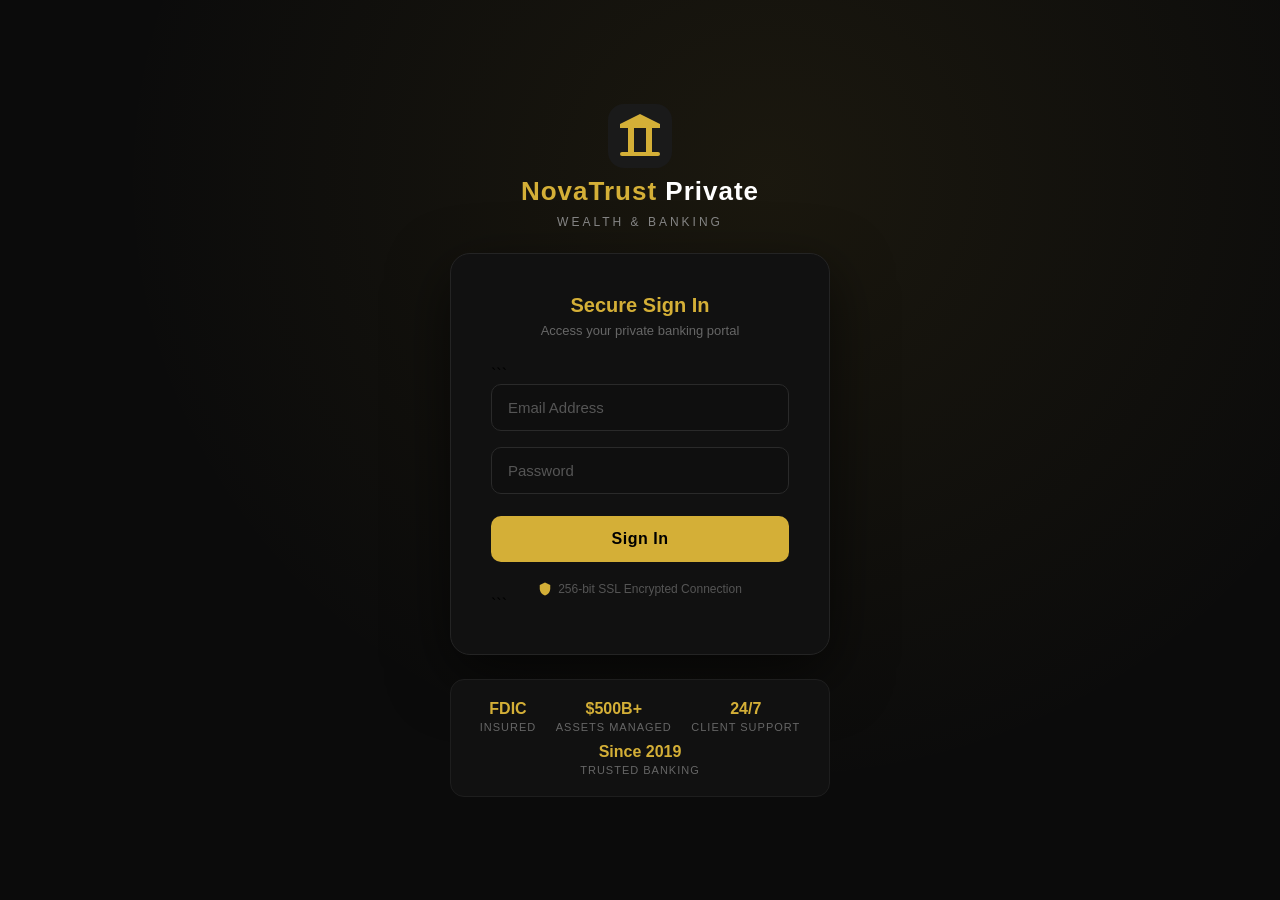
<file: index.html>
<!DOCTYPE html>
<html lang="en">
<head>
<meta charset="UTF-8">
<meta name="viewport" content="width=device-width, initial-scale=1.0">
<title>NovaTrust Digital Bank</title>
<style>
*{margin:0;padding:0;box-sizing:border-box;font-family:"Segoe UI",Arial,sans-serif;}

body{
height:100vh;
display:flex;
justify-content:center;
align-items:center;
background:#0b0b0b;
background-image:radial-gradient(ellipse at 60% 20%, rgba(212,175,55,0.08) 0%, transparent 60%);
}

.login-wrapper{
display:flex;
flex-direction:column;
align-items:center;
gap:24px;
width:100%;
max-width:420px;
padding:20px;
}

/* LOGO */
.logo-area{
display:flex;
flex-direction:column;
align-items:center;
gap:8px;
}

.logo-icon{
width:64px;
height:64px;
}

.logo-name{
font-size:26px;
font-weight:700;
color:#d4af37;
letter-spacing:1px;
}

.logo-name span{color:#ffffff;}

.logo-tagline{
font-size:12px;
color:#888;
letter-spacing:3px;
text-transform:uppercase;
}

/* LOGIN BOX */
.login-box{
background:#111111;
padding:40px;
width:100%;
border-radius:20px;
border:1px solid #242424;
box-shadow:0 20px 60px rgba(0,0,0,0.6);
}

.login-box h2{
text-align:center;
color:#d4af37;
margin-bottom:6px;
font-size:20px;
font-weight:600;
}

.login-box p{
text-align:center;
margin-bottom:28px;
color:#666;
font-size:13px;
}

.input-group{
position:relative;
margin-bottom:16px;
}

.input-group input{
width:100%;
padding:14px 16px;
background:#0f0f0f;
border:1px solid #2a2a2a;
border-radius:10px;
color:#fff;
font-size:15px;
transition:border-color 0.3s;
}

.input-group input:focus{
outline:none;
border-color:#d4af37;
}

.input-group input::placeholder{color:#555;}

button.sign-in{
width:100%;
padding:14px;
background:#d4af37;
color:#000;
border:none;
border-radius:10px;
cursor:pointer;
font-size:16px;
font-weight:700;
letter-spacing:0.5px;
transition:opacity 0.3s;
margin-top:6px;
}

button.sign-in:hover{opacity:0.88;}

.secure-note{
display:flex;
align-items:center;
justify-content:center;
gap:6px;
margin-top:20px;
font-size:12px;
color:#555;
}

.secure-note svg{width:14px;height:14px;fill:#d4af37;}

/* BANK INFO STRIP */
.bank-info{
width:100%;
background:#111;
border:1px solid #1e1e1e;
border-radius:14px;
padding:20px 24px;
display:flex;
justify-content:space-around;
gap:10px;
flex-wrap:wrap;
}

.info-item{
text-align:center;
}

.info-item .value{
font-size:16px;
font-weight:700;
color:#d4af37;
}

.info-item .label{
font-size:11px;
color:#666;
margin-top:3px;
text-transform:uppercase;
letter-spacing:1px;
}
</style>

</head>
<body>

<div class="login-wrapper">

  <!-- LOGO -->

  <div class="logo-area">
    <svg class="logo-icon" viewBox="0 0 64 64" fill="none" xmlns="http://www.w3.org/2000/svg">
      <rect width="64" height="64" rx="16" fill="#1a1a1a"/>
      <path d="M32 10 L52 20 L52 24 L44 24 L44 48 L38 48 L38 24 L26 24 L26 48 L20 48 L20 24 L12 24 L12 20 Z" fill="#d4af37"/>
      <rect x="12" y="48" width="40" height="4" rx="2" fill="#d4af37"/>
    </svg>
    <div class="logo-name">NovaTrust <span>Private</span></div>
    <div class="logo-tagline">Wealth &amp; Banking</div>
  </div>

  <!-- LOGIN FORM -->

  <div class="login-box">
    <h2>Secure Sign In</h2>
    <p>Access your private banking portal</p>

```
<div class="input-group">
  <input type="email" id="email" placeholder="Email Address" autocomplete="email">
</div>

<div class="input-group">
  <input type="password" id="password" placeholder="Password" autocomplete="current-password">
</div>

<button class="sign-in" onclick="login()">Sign In</button>

<div class="secure-note">
  <svg viewBox="0 0 24 24"><path d="M12 1L3 5v6c0 5.55 3.84 10.74 9 12 5.16-1.26 9-6.45 9-12V5l-9-4z"/></svg>
  256-bit SSL Encrypted Connection
</div>
```

  </div>

  <!-- BANK INFO STRIP -->

  <div class="bank-info">
    <div class="info-item">
      <div class="value">FDIC</div>
      <div class="label">Insured</div>
    </div>
    <div class="info-item">
      <div class="value">$500B+</div>
      <div class="label">Assets Managed</div>
    </div>
    <div class="info-item">
      <div class="value">24/7</div>
      <div class="label">Client Support</div>
    </div>
    <div class="info-item">
      <div class="value">Since 2019</div>
      <div class="label">Trusted Banking</div>
    </div>
  </div>

</div>

<script>
function login(){
  const email = document.getElementById("email").value;
  const password = document.getElementById("password").value;
  if(email === "morganvanessa25@yahoo.com" && password === "Spiderweb3D"){
    localStorage.setItem("novatrust_user","Vanessa Morgan");
    window.location.href = "dashboard.html";
  } else {
    alert("Invalid credentials. Please try again.");
  }
}

document.addEventListener("keydown", function(e){
  if(e.key === "Enter") login();
});
</script>

</body>
</html>
</file>
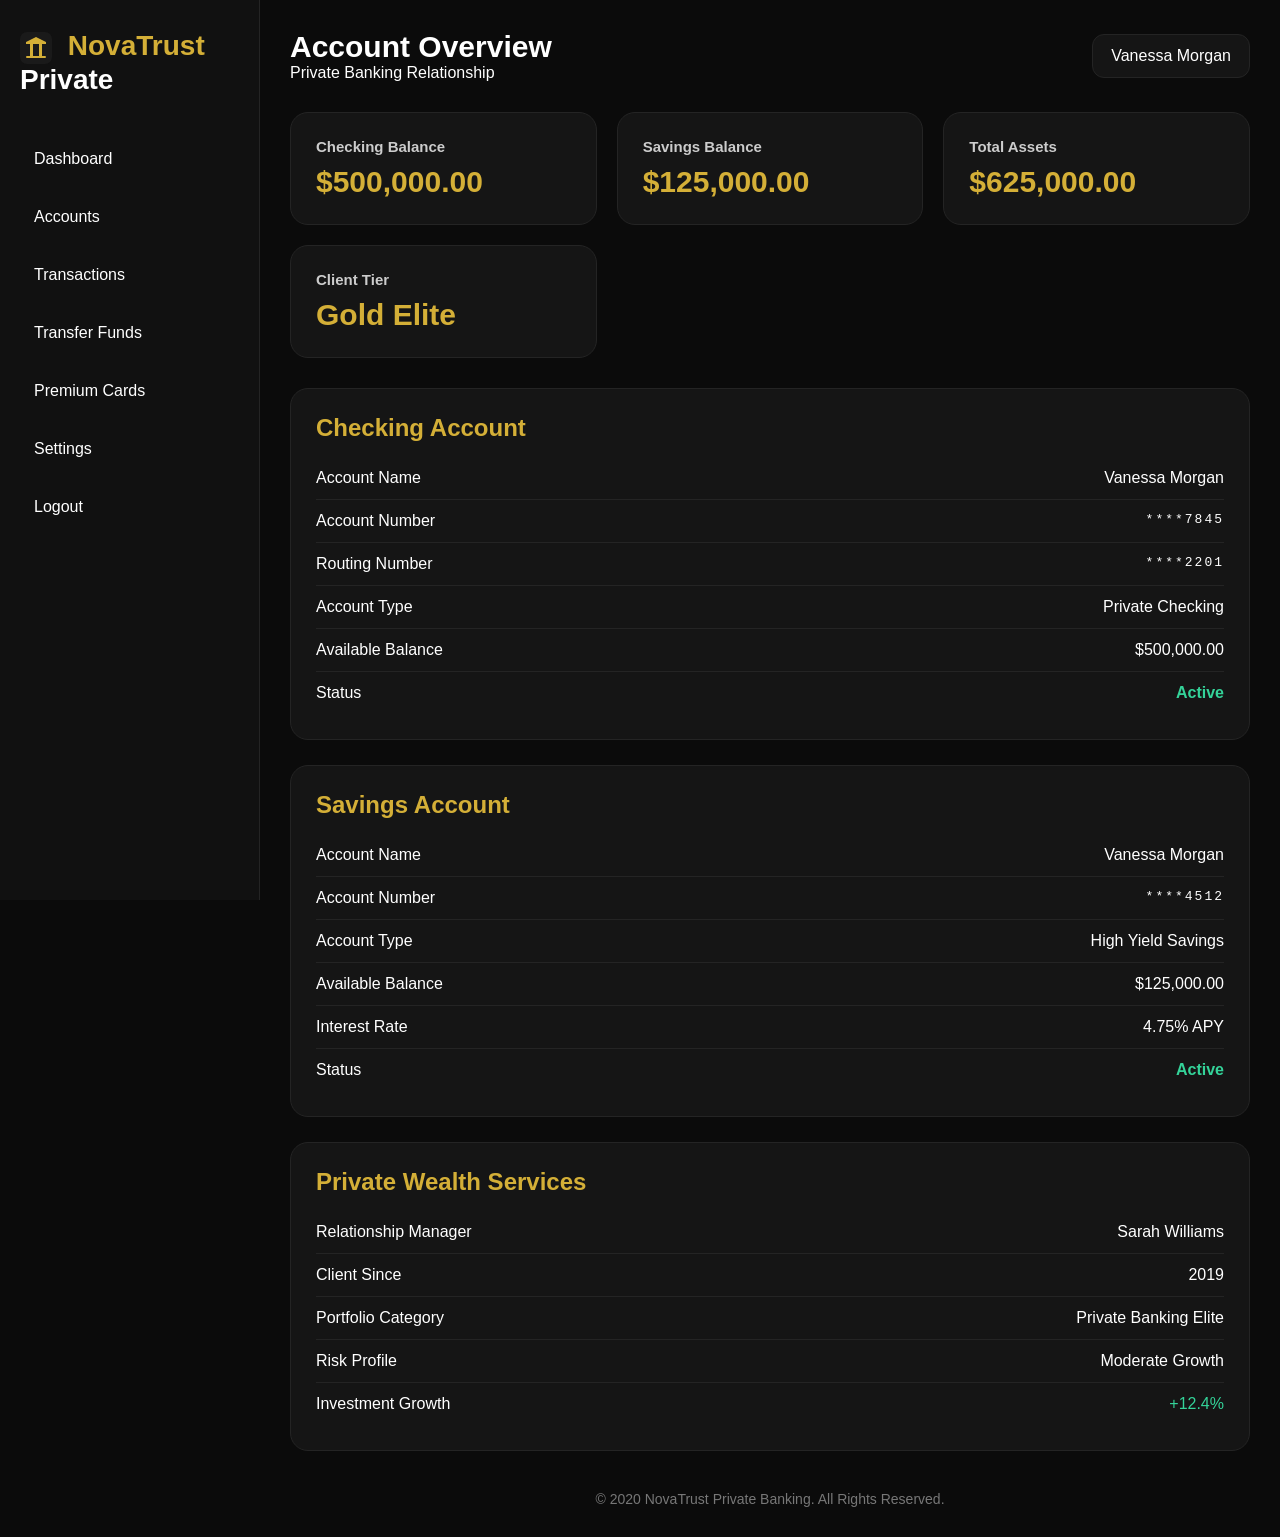
<file: accounts.html>
<!DOCTYPE html>
<html lang="en">
<head>
<meta charset="UTF-8">
<meta name="viewport" content="width=device-width, initial-scale=1.0">
<title>NovaTrust Private Banking - Accounts</title>
<link rel="stylesheet" href="css/style.css">
<style>
.account-box{
  background:#151515;
  padding:25px;
  border-radius:18px;
  border:1px solid #242424;
  margin-bottom:25px;
}
.account-box h2{color:#d4af37;margin-bottom:15px;}
.account-detail{
  display:flex;
  justify-content:space-between;
  padding:12px 0;
  border-bottom:1px solid #242424;
}
.account-detail:last-child{border-bottom:none;}
.status-active{color:#34d399;font-weight:bold;}
.account-number{font-family:monospace;letter-spacing:2px;}
</style>
</head>
<body>

<div class="sidebar">
  <div class="logo">
    <svg width="32" height="32" viewBox="0 0 64 64" fill="none" xmlns="http://www.w3.org/2000/svg" style="vertical-align:middle;margin-right:8px;">
      <rect width="64" height="64" rx="14" fill="#1a1a1a"/>
      <path d="M32 10 L52 20 L52 24 L44 24 L44 48 L38 48 L38 24 L26 24 L26 48 L20 48 L20 24 L12 24 L12 20 Z" fill="#d4af37"/>
      <rect x="12" y="48" width="40" height="4" rx="2" fill="#d4af37"/>
    </svg>
    NovaTrust <span>Private</span>
  </div>
  <ul>
    <li><a href="dashboard.html">Dashboard</a></li>
    <li><a href="accounts.html">Accounts</a></li>
    <li><a href="transactions.html">Transactions</a></li>
    <li><a href="transfer.html">Transfer Funds</a></li>
    <li><a href="cards.html">Premium Cards</a></li>
    <li><a href="settings.html">Settings</a></li>
    <li><a href="index.html">Logout</a></li>
  </ul>
</div>

<div class="main">

  <div class="header">
    <div>
      <h1>Account Overview</h1>
      <p>Private Banking Relationship</p>
    </div>
    <div class="user-box">Vanessa Morgan</div>
  </div>

  <div class="cards">
    <div class="card"><h3>Checking Balance</h3><h2>$500,000.00</h2></div>
    <div class="card"><h3>Savings Balance</h3><h2>$125,000.00</h2></div>
    <div class="card"><h3>Total Assets</h3><h2>$625,000.00</h2></div>
    <div class="card"><h3>Client Tier</h3><h2>Gold Elite</h2></div>
  </div>

  <div class="account-box">
    <h2>Checking Account</h2>
    <div class="account-detail"><span>Account Name</span><span>Vanessa Morgan</span></div>
    <div class="account-detail"><span>Account Number</span><span class="account-number">****7845</span></div>
    <div class="account-detail"><span>Routing Number</span><span class="account-number">****2201</span></div>
    <div class="account-detail"><span>Account Type</span><span>Private Checking</span></div>
    <div class="account-detail"><span>Available Balance</span><span>$500,000.00</span></div>
    <div class="account-detail"><span>Status</span><span class="status-active">Active</span></div>
  </div>

  <div class="account-box">
    <h2>Savings Account</h2>
    <div class="account-detail"><span>Account Name</span><span>Vanessa Morgan</span></div>
    <div class="account-detail"><span>Account Number</span><span class="account-number">****4512</span></div>
    <div class="account-detail"><span>Account Type</span><span>High Yield Savings</span></div>
    <div class="account-detail"><span>Available Balance</span><span>$125,000.00</span></div>
    <div class="account-detail"><span>Interest Rate</span><span>4.75% APY</span></div>
    <div class="account-detail"><span>Status</span><span class="status-active">Active</span></div>
  </div>

  <div class="account-box">
    <h2>Private Wealth Services</h2>
    <div class="account-detail"><span>Relationship Manager</span><span>Sarah Williams</span></div>
    <div class="account-detail"><span>Client Since</span><span>2019</span></div>
    <div class="account-detail"><span>Portfolio Category</span><span>Private Banking Elite</span></div>
    <div class="account-detail"><span>Risk Profile</span><span>Moderate Growth</span></div>
    <div class="account-detail"><span>Investment Growth</span><span style="color:#34d399;">+12.4%</span></div>
  </div>

  <div class="footer">© 2020 NovaTrust Private Banking. All Rights Reserved.</div>

</div>

<script src="js/app.js"></script>
</body>
</html>
</file>
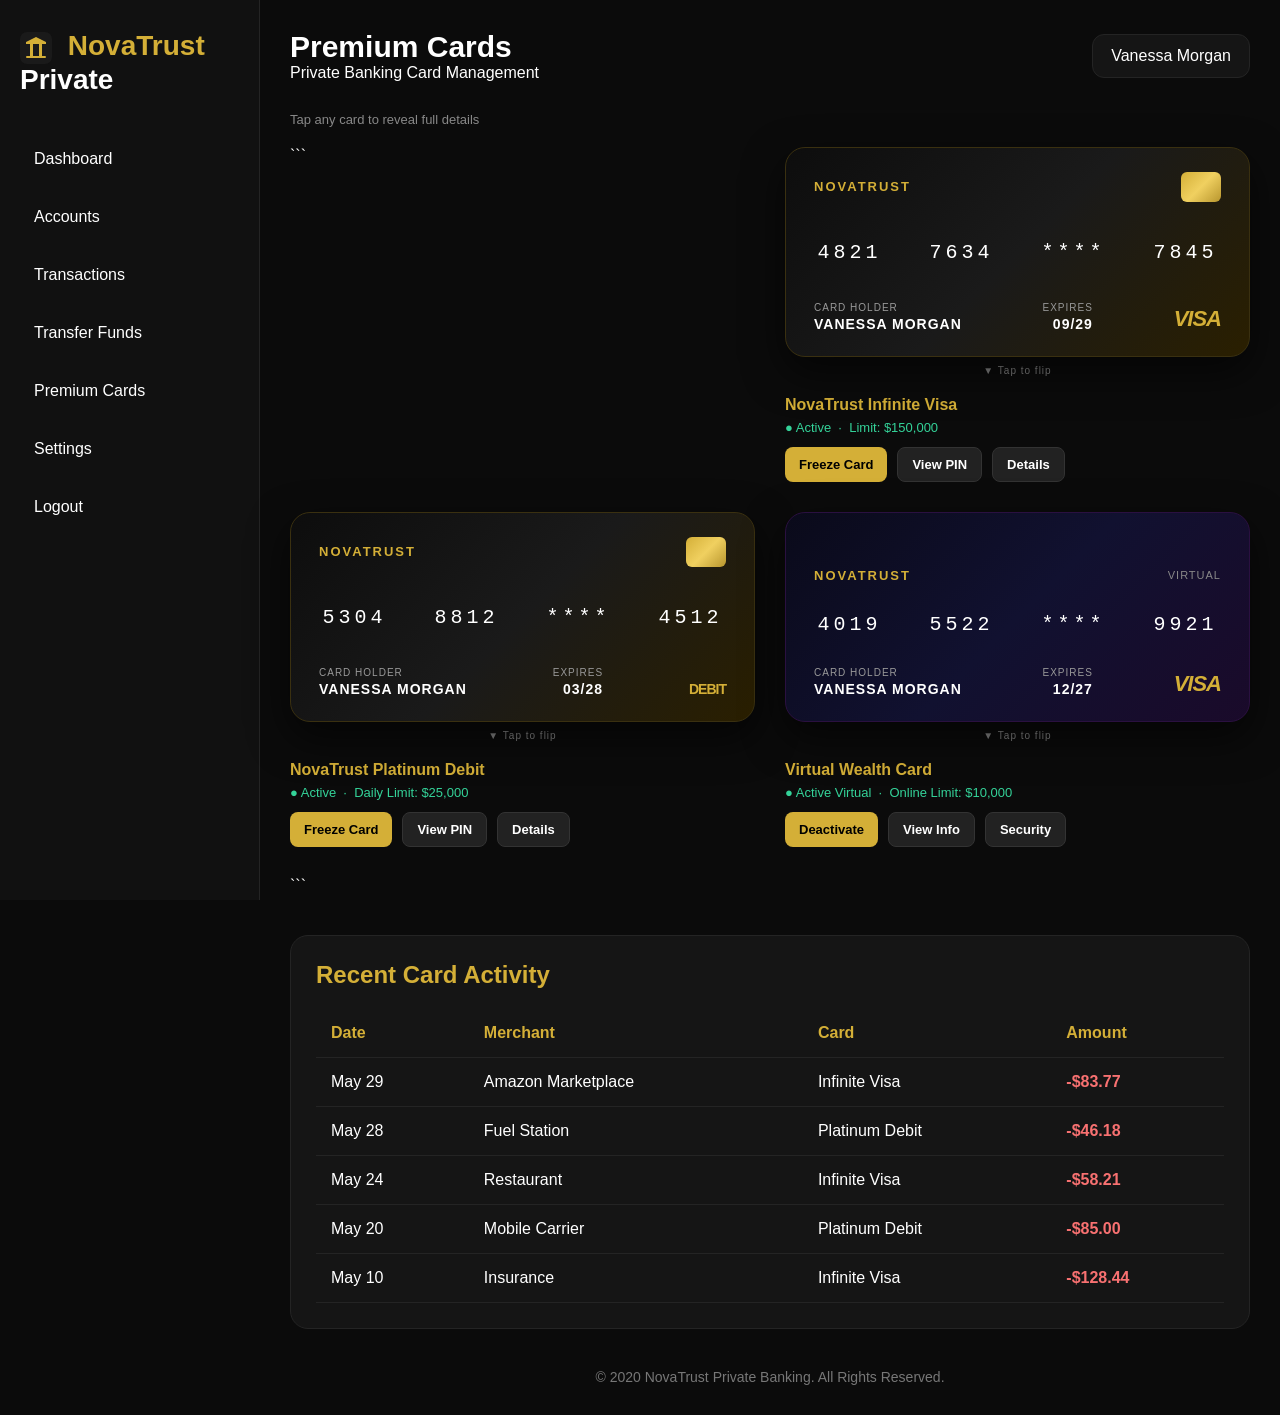
<file: cards.html>
<!DOCTYPE html>
<html lang="en">
<head>
<meta charset="UTF-8">
<meta name="viewport" content="width=device-width, initial-scale=1.0">
<title>NovaTrust Private Banking - Cards</title>
<link rel="stylesheet" href="css/style.css">
<style>

/* CARD FLIP CONTAINER */
.cards-grid{
display:grid;
grid-template-columns:repeat(auto-fit,minmax(340px,1fr));
gap:30px;
margin-top:20px;
margin-bottom:40px;
}

.card-flip-wrapper{
perspective:1000px;
cursor:pointer;
height:210px;
}

.card-flip-inner{
position:relative;
width:100%;
height:100%;
transform-style:preserve-3d;
transition:transform 0.6s ease;
}

.card-flip-wrapper.flipped .card-flip-inner{
transform:rotateY(180deg);
}

/* FRONT & BACK SHARED */
.card-front,
.card-back{
position:absolute;
width:100%;
height:100%;
border-radius:20px;
backface-visibility:hidden;
-webkit-backface-visibility:hidden;
padding:24px 28px;
box-shadow:0 15px 40px rgba(0,0,0,0.6);
overflow:hidden;
}

/* FRONT */
.card-front{
background:linear-gradient(135deg,#0d0d0d 0%,#1a1a1a 50%,#2a1f00 100%);
border:1px solid #3a3010;
display:flex;
flex-direction:column;
justify-content:space-between;
}

.card-front::before{
content:””;
position:absolute;
top:-40px;right:-40px;
width:160px;height:160px;
background:rgba(212,175,55,0.12);
border-radius:50%;
}

.card-front::after{
content:””;
position:absolute;
bottom:-60px;left:-20px;
width:200px;height:200px;
background:rgba(212,175,55,0.05);
border-radius:50%;
}

.card-top-row{
display:flex;
justify-content:space-between;
align-items:center;
z-index:1;
position:relative;
}

.card-bank-name{
font-size:13px;
font-weight:700;
color:#d4af37;
letter-spacing:2px;
text-transform:uppercase;
}

.chip{
width:40px;height:30px;
background:linear-gradient(135deg,#d4af37,#f0d060,#b8962e);
border-radius:6px;
display:flex;
align-items:center;
justify-content:center;
z-index:1;
position:relative;
}

.chip::before{
content:””;
width:26px;height:20px;
border:1.5px solid rgba(0,0,0,0.3);
border-radius:3px;
position:absolute;
}

.card-number-masked{
font-family:monospace;
font-size:20px;
letter-spacing:4px;
color:#ffffff;
z-index:1;
position:relative;
text-align:center;
}

.card-bottom-row{
display:flex;
justify-content:space-between;
align-items:flex-end;
z-index:1;
position:relative;
}

.card-holder-label{
font-size:10px;
color:#999;
text-transform:uppercase;
letter-spacing:1px;
margin-bottom:3px;
}

.card-holder-name{
font-size:14px;
font-weight:600;
color:#fff;
letter-spacing:1px;
}

.card-expiry-wrap{text-align:right;}

.card-type-logo{
font-size:22px;
font-weight:900;
font-style:italic;
color:#d4af37;
letter-spacing:-1px;
}

.tap-hint{
font-size:10px;
color:#888;
text-align:center;
margin-top:8px;
letter-spacing:1px;
}

/* BACK */
.card-back{
background:linear-gradient(135deg,#111 0%,#1a1a1a 100%);
border:1px solid #242424;
transform:rotateY(180deg);
display:flex;
flex-direction:column;
justify-content:space-around;
}

.mag-strip{
width:calc(100% + 56px);
margin-left:-28px;
height:44px;
background:#1c1c1c;
border-top:1px solid #000;
border-bottom:1px solid #000;
}

.cvv-row{
display:flex;
align-items:center;
gap:12px;
}

.cvv-label{
font-size:11px;
color:#888;
text-transform:uppercase;
letter-spacing:1px;
}

.cvv-box{
background:#f5f0e0;
color:#000;
font-family:monospace;
font-size:16px;
font-weight:700;
padding:6px 14px;
border-radius:6px;
letter-spacing:3px;
}

.full-number-row{
font-family:monospace;
font-size:17px;
letter-spacing:3px;
color:#d4af37;
text-align:center;
}

.back-bank{
font-size:11px;
color:#555;
text-align:center;
letter-spacing:2px;
}

/* ACTION BUTTONS */
.card-action-row{
display:flex;
gap:10px;
flex-wrap:wrap;
margin-top:12px;
}

.small-btn{
padding:9px 14px;
border:none;
border-radius:8px;
cursor:pointer;
font-weight:600;
font-size:13px;
background:#d4af37;
color:#000;
transition:opacity 0.2s;
}

.small-btn:hover{opacity:0.85;}

.small-btn.secondary{
background:#222;
color:#fff;
border:1px solid #333;
}

.card-section-label{
color:#d4af37;
font-size:16px;
font-weight:700;
margin-bottom:6px;
margin-top:20px;
}

.card-status{
font-size:13px;
color:#34d399;
margin-bottom:10px;
}

/* NOTIFICATION MODAL */
.modal-overlay{
display:none;
position:fixed;
inset:0;
background:rgba(0,0,0,0.7);
z-index:9998;
justify-content:center;
align-items:center;
}

.modal-overlay.active{display:flex;}

.modal-box{
background:#151515;
border:1px solid #d4af37;
border-radius:16px;
padding:30px;
max-width:360px;
width:90%;
text-align:center;
}

.modal-box h3{color:#d4af37;margin-bottom:10px;}
.modal-box p{color:#ccc;font-size:14px;margin-bottom:20px;}
.modal-box button{
padding:10px 24px;
background:#d4af37;
border:none;
border-radius:8px;
font-weight:700;
cursor:pointer;
}
</style>

</head>
<body>

<div class="sidebar">
  <div class="logo">
    <svg width="32" height="32" viewBox="0 0 64 64" fill="none" xmlns="http://www.w3.org/2000/svg" style="vertical-align:middle;margin-right:8px;">
      <rect width="64" height="64" rx="14" fill="#1a1a1a"/>
      <path d="M32 10 L52 20 L52 24 L44 24 L44 48 L38 48 L38 24 L26 24 L26 48 L20 48 L20 24 L12 24 L12 20 Z" fill="#d4af37"/>
      <rect x="12" y="48" width="40" height="4" rx="2" fill="#d4af37"/>
    </svg>
    NovaTrust <span>Private</span>
  </div>
  <ul>
    <li><a href="dashboard.html">Dashboard</a></li>
    <li><a href="accounts.html">Accounts</a></li>
    <li><a href="transactions.html">Transactions</a></li>
    <li><a href="transfer.html">Transfer Funds</a></li>
    <li><a href="cards.html">Premium Cards</a></li>
    <li><a href="settings.html">Settings</a></li>
    <li><a href="index.html">Logout</a></li>
  </ul>
</div>

<div class="main">

  <div class="header">
    <div>
      <h1>Premium Cards</h1>
      <p>Private Banking Card Management</p>
    </div>
    <div class="user-box">Vanessa Morgan</div>
  </div>

  <p style="color:#888;font-size:13px;margin-bottom:20px;">Tap any card to reveal full details</p>

  <div class="cards-grid">

```
<!-- CARD 1: Infinite Visa -->
<div>
  <div class="card-flip-wrapper" onclick="flipCard(this)">
    <div class="card-flip-inner">
      <!-- FRONT -->
      <div class="card-front">
        <div class="card-top-row">
          <div class="card-bank-name">NovaTrust</div>
          <div class="chip"></div>
        </div>
        <div class="card-number-masked">4821 &nbsp; 7634 &nbsp; **** &nbsp; 7845</div>
        <div class="card-bottom-row">
          <div>
            <div class="card-holder-label">Card Holder</div>
            <div class="card-holder-name">VANESSA MORGAN</div>
          </div>
          <div class="card-expiry-wrap">
            <div class="card-holder-label">Expires</div>
            <div class="card-holder-name">09/29</div>
          </div>
          <div class="card-type-logo">VISA</div>
        </div>
      </div>
      <!-- BACK -->
      <div class="card-back">
        <div class="mag-strip"></div>
        <div class="cvv-row">
          <span class="cvv-label">CVV</span>
          <span class="cvv-box">394</span>
          <span style="color:#777;font-size:12px;">Authorized signature only</span>
        </div>
        <div class="full-number-row">4821 &nbsp; 7634 &nbsp; 9120 &nbsp; 7845</div>
        <div class="back-bank">NOVATRUST PRIVATE BANKING · INFINITE VISA</div>
      </div>
    </div>
  </div>
  <div class="tap-hint">▼ Tap to flip</div>
  <div class="card-section-label">NovaTrust Infinite Visa</div>
  <div class="card-status">● Active &nbsp;·&nbsp; Limit: $150,000</div>
  <div class="card-action-row">
    <button class="small-btn" onclick="showModal('freeze')">Freeze Card</button>
    <button class="small-btn secondary" onclick="showModal('pin')">View PIN</button>
    <button class="small-btn secondary" onclick="showModal('details')">Details</button>
  </div>
</div>

<!-- CARD 2: Platinum Debit -->
<div>
  <div class="card-flip-wrapper" onclick="flipCard(this)">
    <div class="card-flip-inner">
      <div class="card-front">
        <div class="card-top-row">
          <div class="card-bank-name">NovaTrust</div>
          <div class="chip"></div>
        </div>
        <div class="card-number-masked">5304 &nbsp; 8812 &nbsp; **** &nbsp; 4512</div>
        <div class="card-bottom-row">
          <div>
            <div class="card-holder-label">Card Holder</div>
            <div class="card-holder-name">VANESSA MORGAN</div>
          </div>
          <div class="card-expiry-wrap">
            <div class="card-holder-label">Expires</div>
            <div class="card-holder-name">03/28</div>
          </div>
          <div class="card-type-logo" style="font-style:normal;font-size:14px;font-weight:700;color:#d4af37;">DEBIT</div>
        </div>
      </div>
      <div class="card-back">
        <div class="mag-strip"></div>
        <div class="cvv-row">
          <span class="cvv-label">CVV</span>
          <span class="cvv-box">712</span>
          <span style="color:#777;font-size:12px;">Authorized signature only</span>
        </div>
        <div class="full-number-row">5304 &nbsp; 8812 &nbsp; 6651 &nbsp; 4512</div>
        <div class="back-bank">NOVATRUST PRIVATE BANKING · PLATINUM DEBIT</div>
      </div>
    </div>
  </div>
  <div class="tap-hint">▼ Tap to flip</div>
  <div class="card-section-label">NovaTrust Platinum Debit</div>
  <div class="card-status">● Active &nbsp;·&nbsp; Daily Limit: $25,000</div>
  <div class="card-action-row">
    <button class="small-btn" onclick="showModal('freeze')">Freeze Card</button>
    <button class="small-btn secondary" onclick="showModal('pin')">View PIN</button>
    <button class="small-btn secondary" onclick="showModal('details')">Details</button>
  </div>
</div>

<!-- CARD 3: Virtual Wealth Card -->
<div>
  <div class="card-flip-wrapper" onclick="flipCard(this)">
    <div class="card-flip-inner">
      <div class="card-front" style="background:linear-gradient(135deg,#0a0a1a 0%,#111130 50%,#1a0a2a 100%);border-color:#2a1040;">
        <div class="card-front::before"></div>
        <div class="card-top-row">
          <div class="card-bank-name">NovaTrust</div>
          <div style="font-size:11px;color:#888;letter-spacing:1px;">VIRTUAL</div>
        </div>
        <div class="card-number-masked">4019 &nbsp; 5522 &nbsp; **** &nbsp; 9921</div>
        <div class="card-bottom-row">
          <div>
            <div class="card-holder-label">Card Holder</div>
            <div class="card-holder-name">VANESSA MORGAN</div>
          </div>
          <div class="card-expiry-wrap">
            <div class="card-holder-label">Expires</div>
            <div class="card-holder-name">12/27</div>
          </div>
          <div class="card-type-logo">VISA</div>
        </div>
      </div>
      <div class="card-back">
        <div class="mag-strip"></div>
        <div class="cvv-row">
          <span class="cvv-label">CVV</span>
          <span class="cvv-box">856</span>
          <span style="color:#777;font-size:12px;">Online use only</span>
        </div>
        <div class="full-number-row">4019 &nbsp; 5522 &nbsp; 3387 &nbsp; 9921</div>
        <div class="back-bank">NOVATRUST PRIVATE BANKING · VIRTUAL WEALTH CARD</div>
      </div>
    </div>
  </div>
  <div class="tap-hint">▼ Tap to flip</div>
  <div class="card-section-label">Virtual Wealth Card</div>
  <div class="card-status">● Active Virtual &nbsp;·&nbsp; Online Limit: $10,000</div>
  <div class="card-action-row">
    <button class="small-btn" onclick="showModal('deactivate')">Deactivate</button>
    <button class="small-btn secondary" onclick="showModal('info')">View Info</button>
    <button class="small-btn secondary" onclick="showModal('security')">Security</button>
  </div>
</div>
```

  </div>

  <!-- RECENT CARD ACTIVITY -->

  <div class="table-container">
    <h2 style="color:#d4af37;margin-bottom:20px;">Recent Card Activity</h2>
    <table>
      <thead>
        <tr><th>Date</th><th>Merchant</th><th>Card</th><th>Amount</th></tr>
      </thead>
      <tbody>
        <tr><td>May 29</td><td>Amazon Marketplace</td><td>Infinite Visa</td><td class="debit">-$83.77</td></tr>
        <tr><td>May 28</td><td>Fuel Station</td><td>Platinum Debit</td><td class="debit">-$46.18</td></tr>
        <tr><td>May 24</td><td>Restaurant</td><td>Infinite Visa</td><td class="debit">-$58.21</td></tr>
        <tr><td>May 20</td><td>Mobile Carrier</td><td>Platinum Debit</td><td class="debit">-$85.00</td></tr>
        <tr><td>May 10</td><td>Insurance</td><td>Infinite Visa</td><td class="debit">-$128.44</td></tr>
      </tbody>
    </table>
  </div>

  <div class="footer">© 2020 NovaTrust Private Banking. All Rights Reserved.</div>

</div>

<!-- MODAL -->

<div class="modal-overlay" id="modalOverlay" onclick="closeModal()">
  <div class="modal-box" onclick="event.stopPropagation()">
    <h3 id="modalTitle">Action</h3>
    <p id="modalBody">Processing your request...</p>
    <button onclick="closeModal()">Close</button>
  </div>
</div>

<script>
function flipCard(wrapper){
  wrapper.classList.toggle("flipped");
}

const modalMessages = {
  freeze: ["Card Freeze", "Your card has been temporarily frozen. No transactions will be authorized until you unfreeze it."],
  pin: ["PIN Information", "For security, your PIN cannot be displayed here. Please visit a NovaTrust branch or use the mobile app to manage your PIN."],
  details: ["Card Details", "Full card details are shown on the back of the card. Tap the card to view."],
  deactivate: ["Deactivate Card", "Your virtual card has been deactivated. Contact your Relationship Manager to issue a new card."],
  info: ["Card Information", "This virtual card is linked to your primary checking account and is valid for online purchases only."],
  security: ["Security Settings", "3D Secure authentication is enabled. Transactions above $500 require OTP confirmation."]
};

function showModal(type){
  const [title, body] = modalMessages[type] || ["Notice","Action confirmed."];
  document.getElementById("modalTitle").innerText = title;
  document.getElementById("modalBody").innerText = body;
  document.getElementById("modalOverlay").classList.add("active");
}

function closeModal(){
  document.getElementById("modalOverlay").classList.remove("active");
}
</script>

<script src="js/app.js"></script>
</body>
</html>
</file>
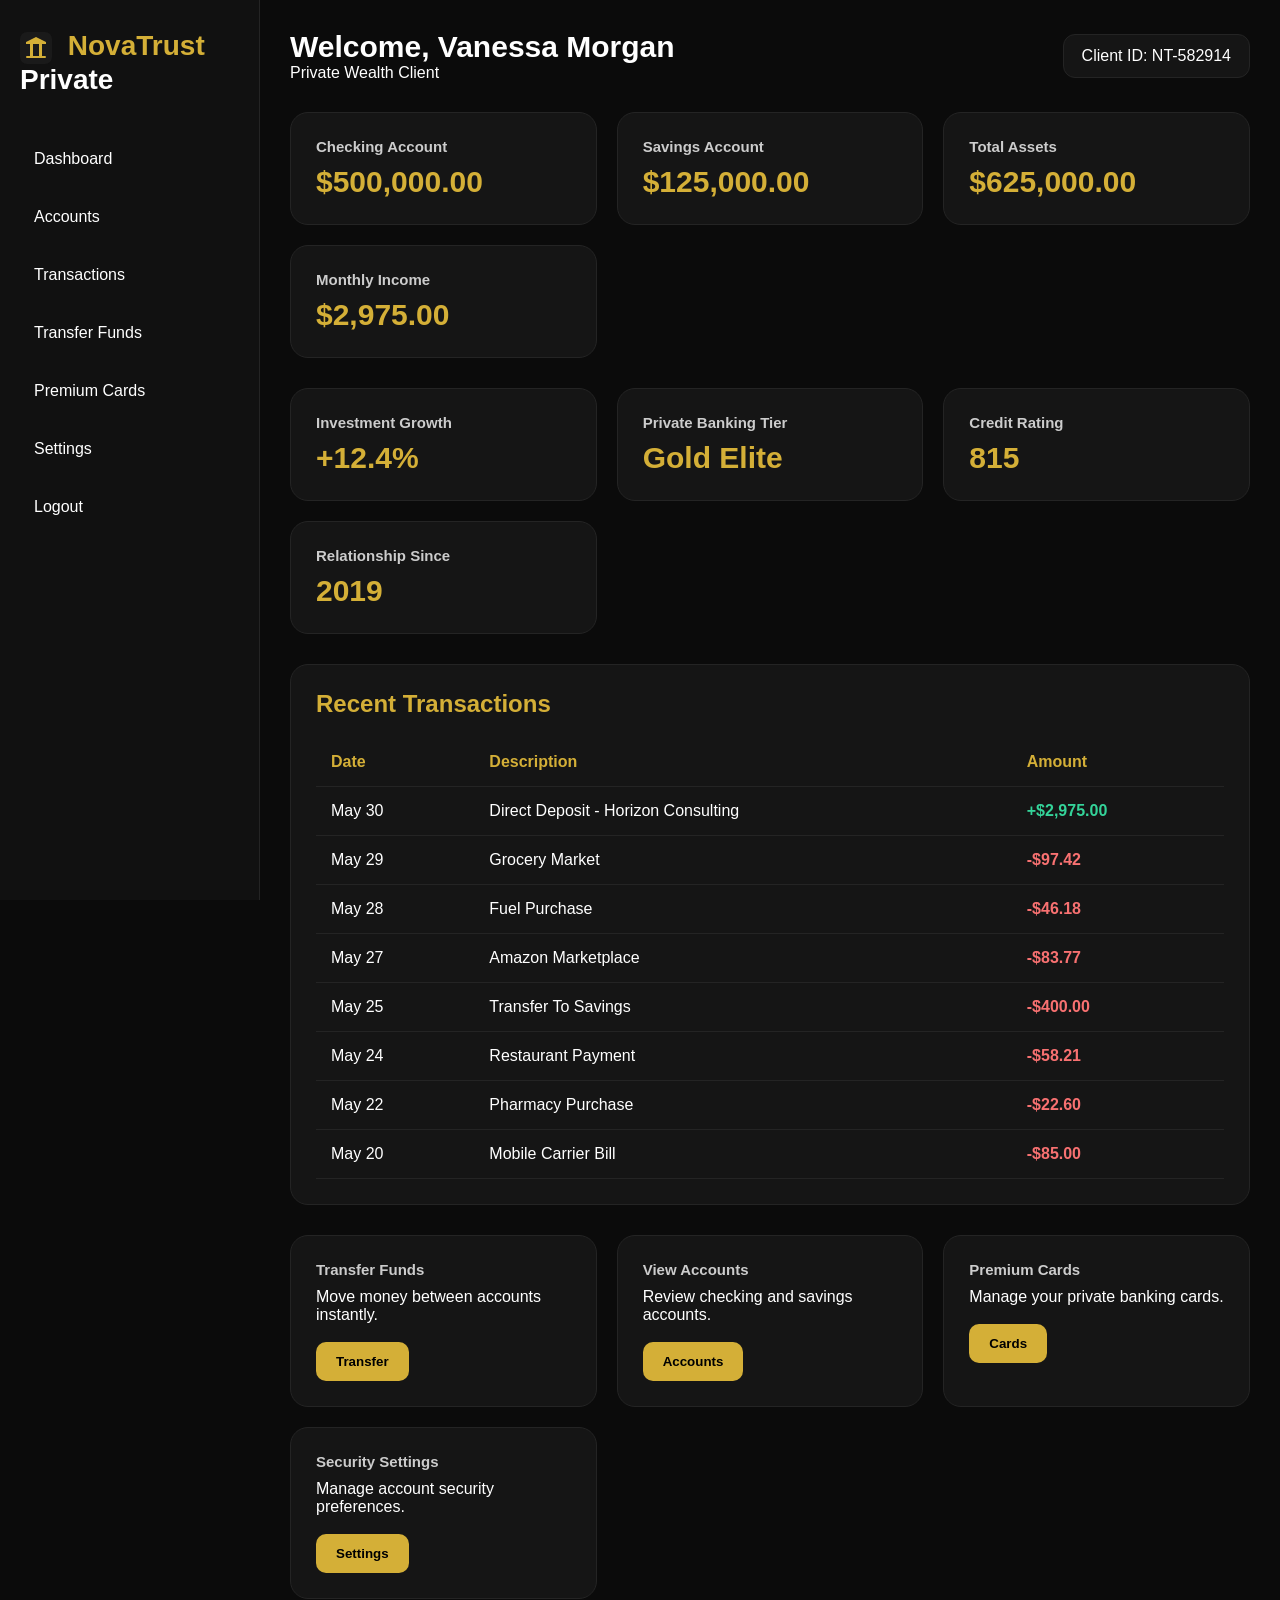
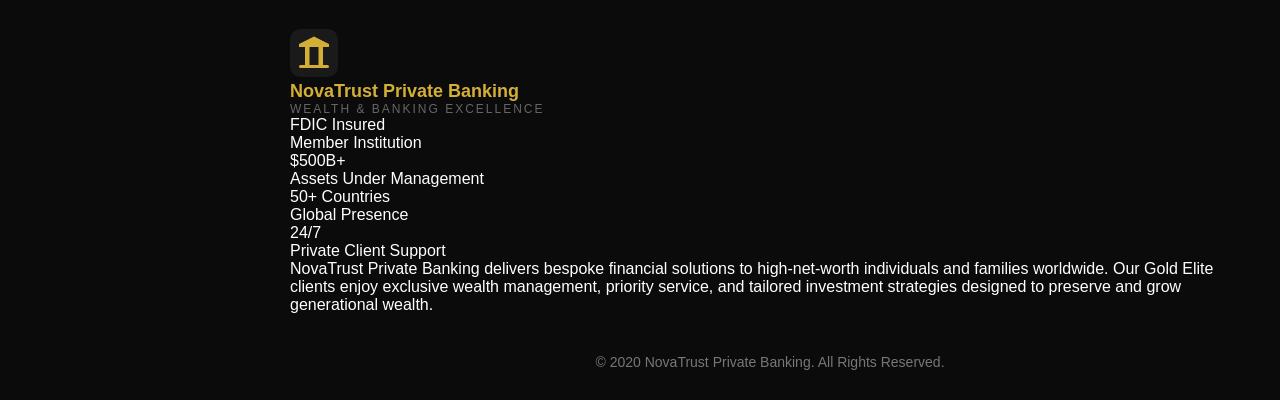
<file: dashboard.html>
<!DOCTYPE html>
<html lang="en">
<head>
<meta charset="UTF-8">
<meta name="viewport" content="width=device-width, initial-scale=1.0">
<title>NovaTrust Private Banking - Dashboard</title>
<link rel="stylesheet" href="css/style.css">
</head>
<body>

<div class="sidebar">
  <div class="logo">
    <svg width="32" height="32" viewBox="0 0 64 64" fill="none" xmlns="http://www.w3.org/2000/svg" style="vertical-align:middle;margin-right:8px;">
      <rect width="64" height="64" rx="14" fill="#1a1a1a"/>
      <path d="M32 10 L52 20 L52 24 L44 24 L44 48 L38 48 L38 24 L26 24 L26 48 L20 48 L20 24 L12 24 L12 20 Z" fill="#d4af37"/>
      <rect x="12" y="48" width="40" height="4" rx="2" fill="#d4af37"/>
    </svg>
    NovaTrust <span>Private</span>
  </div>
  <ul>
    <li><a href="dashboard.html">Dashboard</a></li>
    <li><a href="accounts.html">Accounts</a></li>
    <li><a href="transactions.html">Transactions</a></li>
    <li><a href="transfer.html">Transfer Funds</a></li>
    <li><a href="cards.html">Premium Cards</a></li>
    <li><a href="settings.html">Settings</a></li>
    <li><a href="index.html">Logout</a></li>
  </ul>
</div>

<div class="main">

  <div class="header">
    <div>
      <h1>Welcome, Vanessa Morgan</h1>
      <p>Private Wealth Client</p>
    </div>
    <div class="user-box">Client ID: NT-582914</div>
  </div>

  <!-- ACCOUNT CARDS -->

  <div class="cards">
    <div class="card">
      <h3>Checking Account</h3>
      <h2>$500,000.00</h2>
    </div>
    <div class="card">
      <h3>Savings Account</h3>
      <h2>$125,000.00</h2>
    </div>
    <div class="card">
      <h3>Total Assets</h3>
      <h2>$625,000.00</h2>
    </div>
    <div class="card">
      <h3>Monthly Income</h3>
      <h2>$2,975.00</h2>
    </div>
  </div>

  <!-- WEALTH SUMMARY -->

  <div class="cards">
    <div class="card">
      <h3>Investment Growth</h3>
      <h2>+12.4%</h2>
    </div>
    <div class="card">
      <h3>Private Banking Tier</h3>
      <h2>Gold Elite</h2>
    </div>
    <div class="card">
      <h3>Credit Rating</h3>
      <h2>815</h2>
    </div>
    <div class="card">
      <h3>Relationship Since</h3>
      <h2>2019</h2>
    </div>
  </div>

  <!-- RECENT TRANSACTIONS -->

  <div class="table-container">
    <h2 style="margin-bottom:20px;color:#d4af37;">Recent Transactions</h2>
    <table>
      <thead>
        <tr><th>Date</th><th>Description</th><th>Amount</th></tr>
      </thead>
      <tbody>
        <tr><td>May 30</td><td>Direct Deposit - Horizon Consulting</td><td class="credit">+$2,975.00</td></tr>
        <tr><td>May 29</td><td>Grocery Market</td><td class="debit">-$97.42</td></tr>
        <tr><td>May 28</td><td>Fuel Purchase</td><td class="debit">-$46.18</td></tr>
        <tr><td>May 27</td><td>Amazon Marketplace</td><td class="debit">-$83.77</td></tr>
        <tr><td>May 25</td><td>Transfer To Savings</td><td class="debit">-$400.00</td></tr>
        <tr><td>May 24</td><td>Restaurant Payment</td><td class="debit">-$58.21</td></tr>
        <tr><td>May 22</td><td>Pharmacy Purchase</td><td class="debit">-$22.60</td></tr>
        <tr><td>May 20</td><td>Mobile Carrier Bill</td><td class="debit">-$85.00</td></tr>
      </tbody>
    </table>
  </div>

  <!-- QUICK ACTIONS -->

  <div style="margin-top:30px;" class="cards">
    <div class="card">
      <h3>Transfer Funds</h3>
      <p style="margin-top:10px;">Move money between accounts instantly.</p>
      <br>
      <a href="transfer.html"><button class="btn">Transfer</button></a>
    </div>
    <div class="card">
      <h3>View Accounts</h3>
      <p style="margin-top:10px;">Review checking and savings accounts.</p>
      <br>
      <a href="accounts.html"><button class="btn">Accounts</button></a>
    </div>
    <div class="card">
      <h3>Premium Cards</h3>
      <p style="margin-top:10px;">Manage your private banking cards.</p>
      <br>
      <a href="cards.html"><button class="btn">Cards</button></a>
    </div>
    <div class="card">
      <h3>Security Settings</h3>
      <p style="margin-top:10px;">Manage account security preferences.</p>
      <br>
      <a href="settings.html"><button class="btn">Settings</button></a>
    </div>
  </div>

  <!-- ABOUT SECTION -->

  <div class="about-section">
    <div class="about-logo">
      <svg width="48" height="48" viewBox="0 0 64 64" fill="none" xmlns="http://www.w3.org/2000/svg">
        <rect width="64" height="64" rx="14" fill="#1a1a1a"/>
        <path d="M32 10 L52 20 L52 24 L44 24 L44 48 L38 48 L38 24 L26 24 L26 48 L20 48 L20 24 L12 24 L12 20 Z" fill="#d4af37"/>
        <rect x="12" y="48" width="40" height="4" rx="2" fill="#d4af37"/>
      </svg>
      <div>
        <div style="font-size:18px;font-weight:700;color:#d4af37;">NovaTrust Private Banking</div>
        <div style="font-size:12px;color:#666;letter-spacing:2px;text-transform:uppercase;">Wealth &amp; Banking Excellence</div>
      </div>
    </div>
    <div class="about-grid">
      <div class="about-item">
        <div class="about-value">FDIC Insured</div>
        <div class="about-label">Member Institution</div>
      </div>
      <div class="about-item">
        <div class="about-value">$500B+</div>
        <div class="about-label">Assets Under Management</div>
      </div>
      <div class="about-item">
        <div class="about-value">50+ Countries</div>
        <div class="about-label">Global Presence</div>
      </div>
      <div class="about-item">
        <div class="about-value">24/7</div>
        <div class="about-label">Private Client Support</div>
      </div>
    </div>
    <p class="about-text">
      NovaTrust Private Banking delivers bespoke financial solutions to high-net-worth individuals and families worldwide. 
      Our Gold Elite clients enjoy exclusive wealth management, priority service, and tailored investment strategies 
      designed to preserve and grow generational wealth.
    </p>
  </div>

  <div class="footer">© 2020 NovaTrust Private Banking. All Rights Reserved.</div>

</div>

<script src="js/app.js"></script>
</body>
</html>
</file>
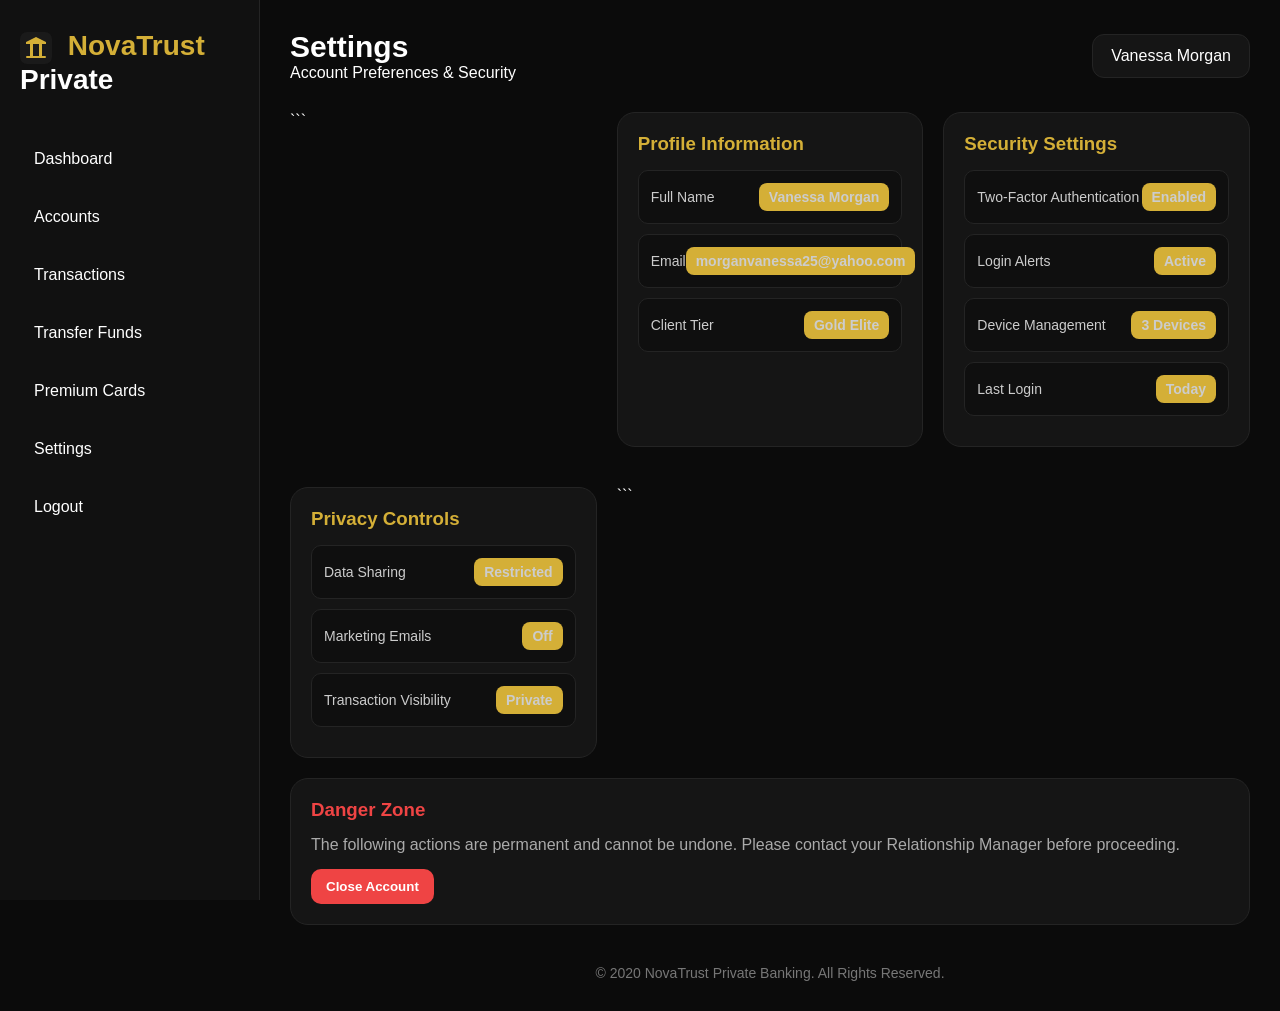
<file: settings.html>
<!DOCTYPE html>
<html lang="en">
<head>
<meta charset="UTF-8">
<meta name="viewport" content="width=device-width, initial-scale=1.0">
<title>NovaTrust Private Banking - Settings</title>
<link rel="stylesheet" href="css/style.css">
<style>
.settings-grid{
  display:grid;
  grid-template-columns:repeat(auto-fit,minmax(300px,1fr));
  gap:20px;
  margin-top:20px;
}
.toggle{
  display:flex;
  justify-content:space-between;
  align-items:center;
  padding:12px;
  border:1px solid #242424;
  border-radius:10px;
  background:#0f0f0f;
  margin-bottom:10px;
}
.toggle span{font-size:14px;color:#ccc;}
.badge{
  padding:6px 10px;
  border-radius:8px;
  background:#d4af37;
  color:#000;
  font-weight:600;
  font-size:12px;
}
.security-box{
  background:#151515;
  padding:20px;
  border-radius:18px;
  border:1px solid #242424;
  margin-bottom:20px;
}
.security-box h3{color:#d4af37;margin-bottom:15px;}
.danger-btn{
  background:#ef4444;
  color:white;
  padding:10px 15px;
  border:none;
  border-radius:10px;
  cursor:pointer;
  font-weight:600;
}
</style>
</head>
<body>

<div class="sidebar">
  <div class="logo">
    <svg width="32" height="32" viewBox="0 0 64 64" fill="none" xmlns="http://www.w3.org/2000/svg" style="vertical-align:middle;margin-right:8px;">
      <rect width="64" height="64" rx="14" fill="#1a1a1a"/>
      <path d="M32 10 L52 20 L52 24 L44 24 L44 48 L38 48 L38 24 L26 24 L26 48 L20 48 L20 24 L12 24 L12 20 Z" fill="#d4af37"/>
      <rect x="12" y="48" width="40" height="4" rx="2" fill="#d4af37"/>
    </svg>
    NovaTrust <span>Private</span>
  </div>
  <ul>
    <li><a href="dashboard.html">Dashboard</a></li>
    <li><a href="accounts.html">Accounts</a></li>
    <li><a href="transactions.html">Transactions</a></li>
    <li><a href="transfer.html">Transfer Funds</a></li>
    <li><a href="cards.html">Premium Cards</a></li>
    <li><a href="settings.html">Settings</a></li>
    <li><a href="index.html">Logout</a></li>
  </ul>
</div>

<div class="main">

  <div class="header">
    <div>
      <h1>Settings</h1>
      <p>Account Preferences &amp; Security</p>
    </div>
    <div class="user-box">Vanessa Morgan</div>
  </div>

  <div class="settings-grid">

```
<div class="security-box">
  <h3>Profile Information</h3>
  <div class="toggle"><span>Full Name</span><span class="badge">Vanessa Morgan</span></div>
  <div class="toggle"><span>Email</span><span class="badge">morganvanessa25@yahoo.com</span></div>
  <div class="toggle"><span>Client Tier</span><span class="badge">Gold Elite</span></div>
</div>

<div class="security-box">
  <h3>Security Settings</h3>
  <div class="toggle"><span>Two-Factor Authentication</span><span class="badge">Enabled</span></div>
  <div class="toggle"><span>Login Alerts</span><span class="badge">Active</span></div>
  <div class="toggle"><span>Device Management</span><span class="badge">3 Devices</span></div>
  <div class="toggle"><span>Last Login</span><span class="badge">Today</span></div>
</div>

<div class="security-box">
  <h3>Privacy Controls</h3>
  <div class="toggle"><span>Data Sharing</span><span class="badge">Restricted</span></div>
  <div class="toggle"><span>Marketing Emails</span><span class="badge">Off</span></div>
  <div class="toggle"><span>Transaction Visibility</span><span class="badge">Private</span></div>
</div>
```

  </div>

  <div class="security-box">
    <h3 style="color:#ef4444;">Danger Zone</h3>
    <p style="color:#aaa;margin-bottom:15px;">
      The following actions are permanent and cannot be undone. Please contact your Relationship Manager before proceeding.
    </p>
    <button class="danger-btn" onclick="confirmClose()">Close Account</button>
  </div>

  <div class="footer">© 2020 NovaTrust Private Banking. All Rights Reserved.</div>

</div>

<script>
function confirmClose(){
  if(confirm("Are you sure you want to close your account? This action is irreversible. For assistance, please contact your Relationship Manager.")){
    alert("Your request has been submitted. A NovaTrust representative will contact you within 1-2 business days.");
  }
}
</script>

<script src="js/app.js"></script>
</body>
</html>
</file>
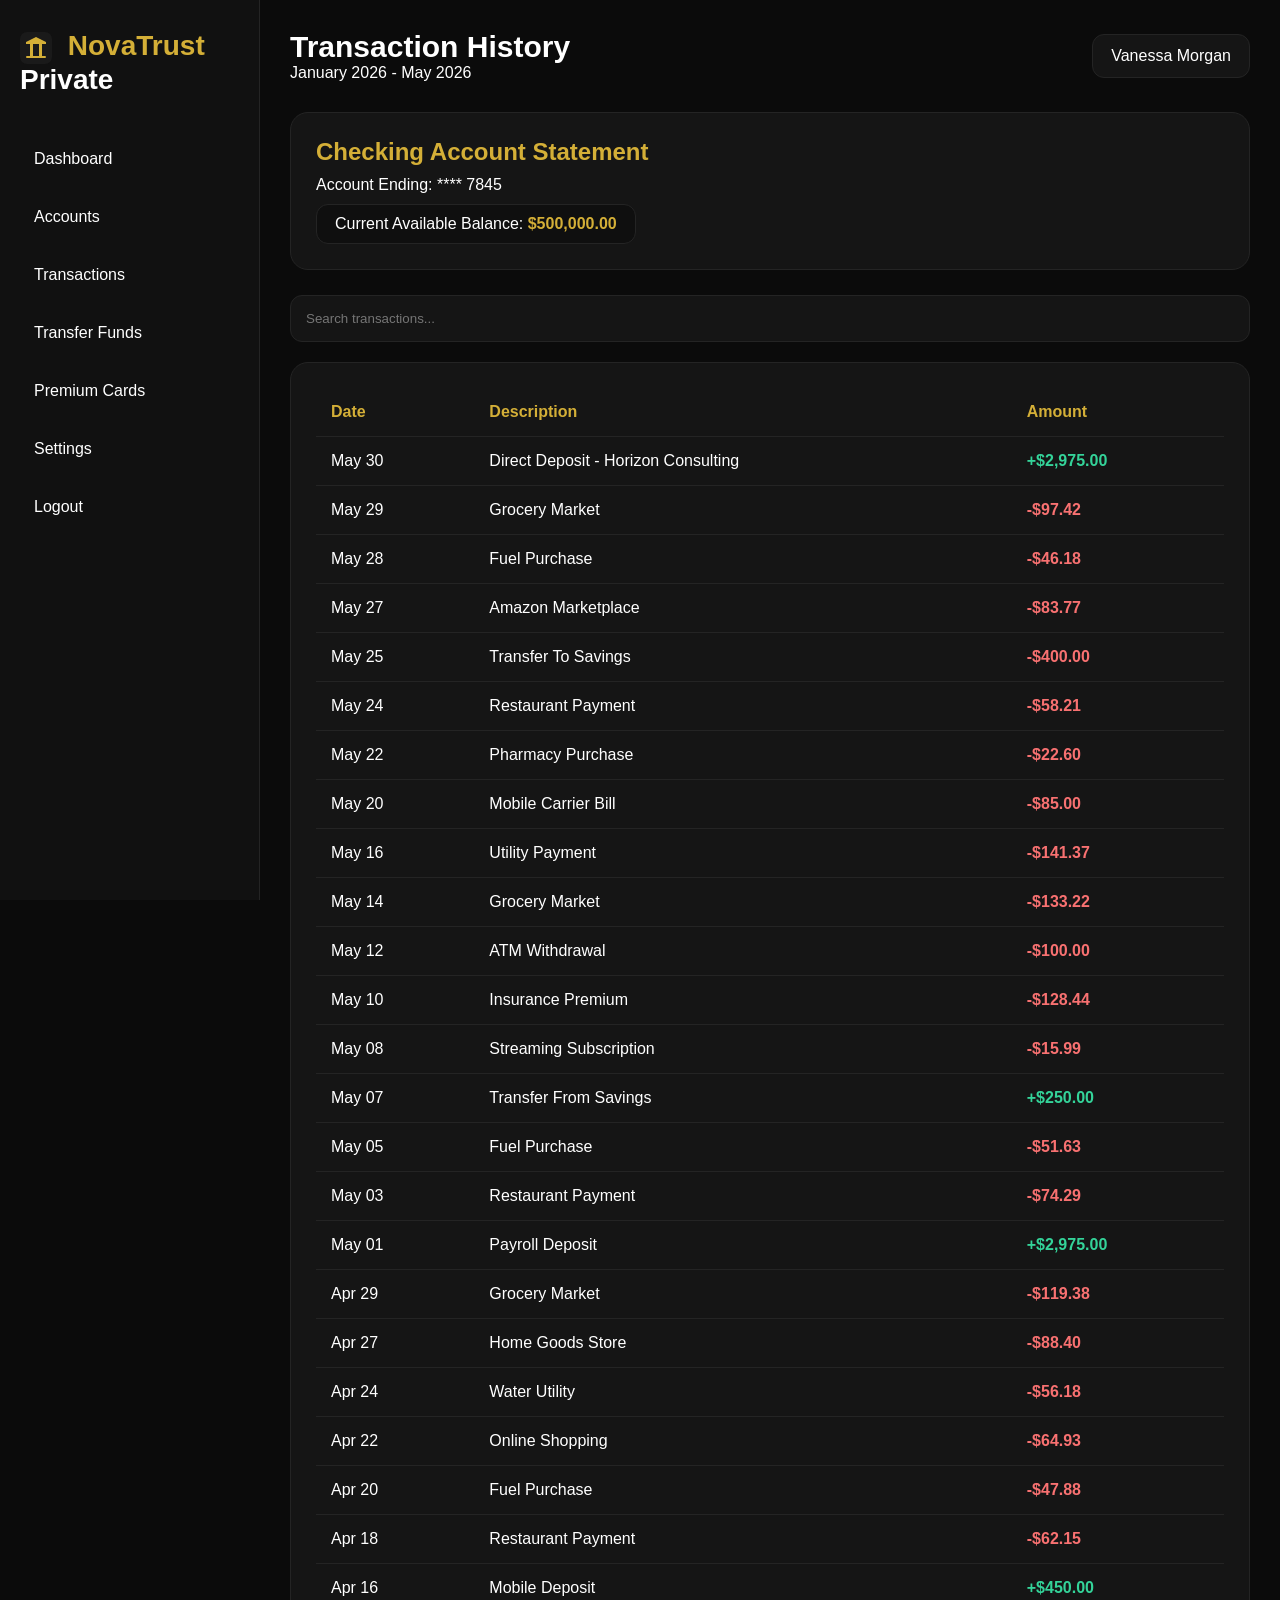
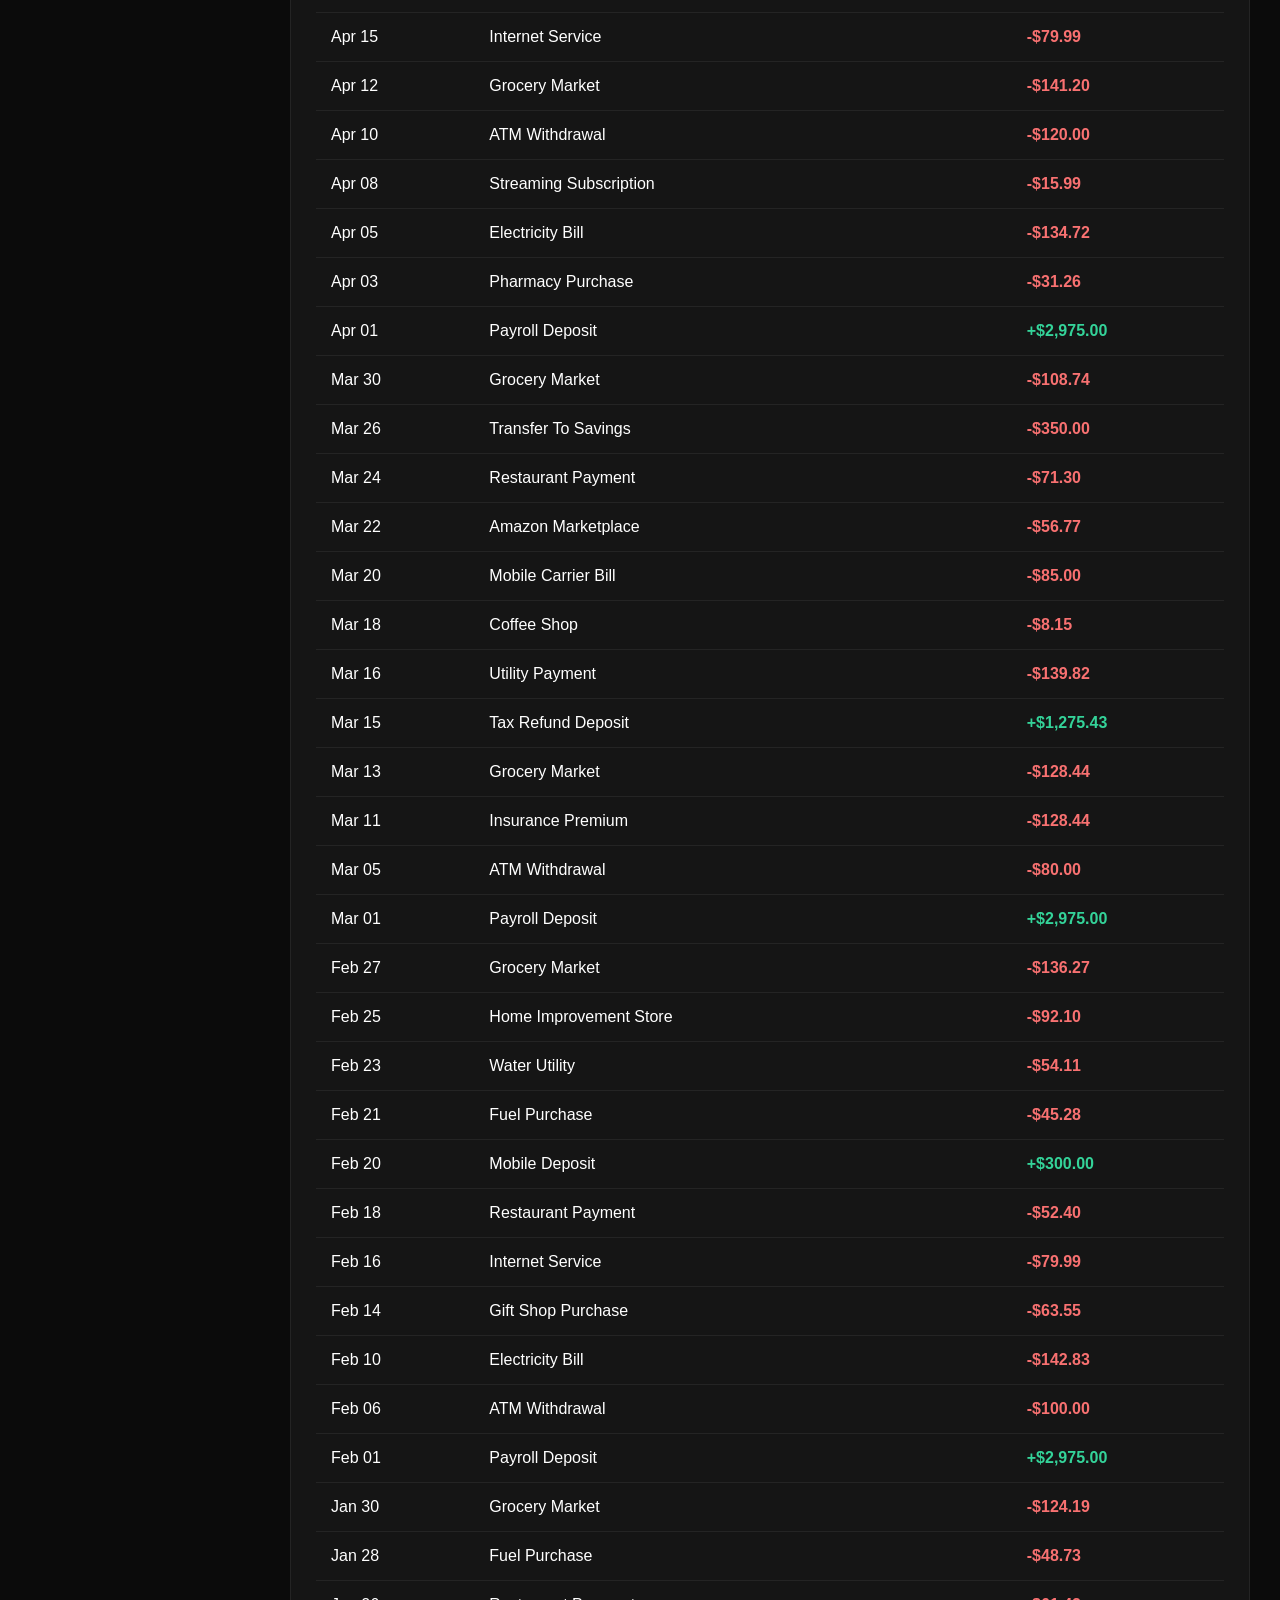
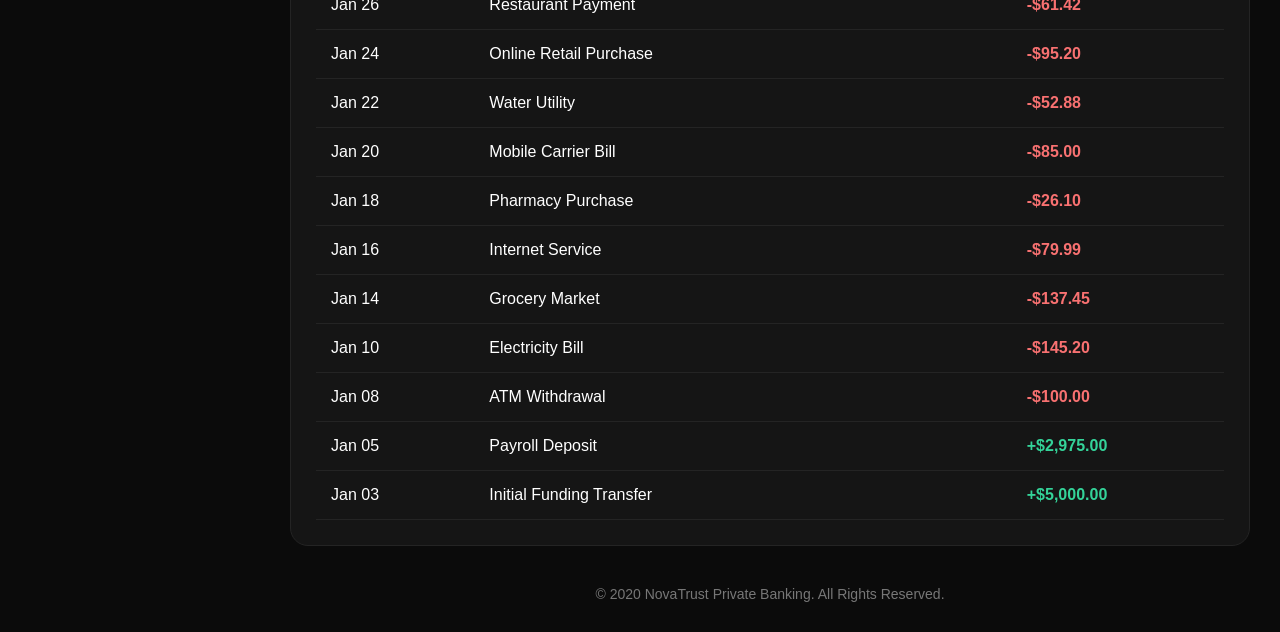
<file: transactions.html>
<!DOCTYPE html>
<html lang="en">
<head>
<meta charset="UTF-8">
<meta name="viewport" content="width=device-width, initial-scale=1.0">
<title>NovaTrust Private Banking - Transactions</title>
<link rel="stylesheet" href="css/style.css">
<style>
.statement-header{
  background:#151515;
  padding:25px;
  border-radius:18px;
  border:1px solid #242424;
  margin-bottom:25px;
}
.statement-header h2{color:#d4af37;margin-bottom:10px;}
.balance-pill{
  display:inline-block;
  padding:10px 18px;
  background:#0f0f0f;
  border:1px solid #242424;
  border-radius:12px;
  margin-top:10px;
}
</style>
</head>
<body>

<div class="sidebar">
  <div class="logo">
    <svg width="32" height="32" viewBox="0 0 64 64" fill="none" xmlns="http://www.w3.org/2000/svg" style="vertical-align:middle;margin-right:8px;">
      <rect width="64" height="64" rx="14" fill="#1a1a1a"/>
      <path d="M32 10 L52 20 L52 24 L44 24 L44 48 L38 48 L38 24 L26 24 L26 48 L20 48 L20 24 L12 24 L12 20 Z" fill="#d4af37"/>
      <rect x="12" y="48" width="40" height="4" rx="2" fill="#d4af37"/>
    </svg>
    NovaTrust <span>Private</span>
  </div>
  <ul>
    <li><a href="dashboard.html">Dashboard</a></li>
    <li><a href="accounts.html">Accounts</a></li>
    <li><a href="transactions.html">Transactions</a></li>
    <li><a href="transfer.html">Transfer Funds</a></li>
    <li><a href="cards.html">Premium Cards</a></li>
    <li><a href="settings.html">Settings</a></li>
    <li><a href="index.html">Logout</a></li>
  </ul>
</div>

<div class="main">

  <div class="header">
    <div>
      <h1>Transaction History</h1>
      <p>January 2026 - May 2026</p>
    </div>
    <div class="user-box">Vanessa Morgan</div>
  </div>

  <div class="statement-header">
    <h2>Checking Account Statement</h2>
    <p>Account Ending: **** 7845</p>
    <div class="balance-pill">
      Current Available Balance:
      <strong style="color:#d4af37;">$500,000.00</strong>
    </div>
  </div>

  <div class="search">
    <input type="text" placeholder="Search transactions..." id="searchInput">
  </div>

  <div class="table-container">
    <table id="transactionTable">
      <thead>
        <tr><th>Date</th><th>Description</th><th>Amount</th></tr>
      </thead>
      <tbody>
        <tr><td>May 30</td><td>Direct Deposit - Horizon Consulting</td><td class="credit">+$2,975.00</td></tr>
        <tr><td>May 29</td><td>Grocery Market</td><td class="debit">-$97.42</td></tr>
        <tr><td>May 28</td><td>Fuel Purchase</td><td class="debit">-$46.18</td></tr>
        <tr><td>May 27</td><td>Amazon Marketplace</td><td class="debit">-$83.77</td></tr>
        <tr><td>May 25</td><td>Transfer To Savings</td><td class="debit">-$400.00</td></tr>
        <tr><td>May 24</td><td>Restaurant Payment</td><td class="debit">-$58.21</td></tr>
        <tr><td>May 22</td><td>Pharmacy Purchase</td><td class="debit">-$22.60</td></tr>
        <tr><td>May 20</td><td>Mobile Carrier Bill</td><td class="debit">-$85.00</td></tr>
        <tr><td>May 16</td><td>Utility Payment</td><td class="debit">-$141.37</td></tr>
        <tr><td>May 14</td><td>Grocery Market</td><td class="debit">-$133.22</td></tr>
        <tr><td>May 12</td><td>ATM Withdrawal</td><td class="debit">-$100.00</td></tr>
        <tr><td>May 10</td><td>Insurance Premium</td><td class="debit">-$128.44</td></tr>
        <tr><td>May 08</td><td>Streaming Subscription</td><td class="debit">-$15.99</td></tr>
        <tr><td>May 07</td><td>Transfer From Savings</td><td class="credit">+$250.00</td></tr>
        <tr><td>May 05</td><td>Fuel Purchase</td><td class="debit">-$51.63</td></tr>
        <tr><td>May 03</td><td>Restaurant Payment</td><td class="debit">-$74.29</td></tr>
        <tr><td>May 01</td><td>Payroll Deposit</td><td class="credit">+$2,975.00</td></tr>
        <tr><td>Apr 29</td><td>Grocery Market</td><td class="debit">-$119.38</td></tr>
        <tr><td>Apr 27</td><td>Home Goods Store</td><td class="debit">-$88.40</td></tr>
        <tr><td>Apr 24</td><td>Water Utility</td><td class="debit">-$56.18</td></tr>
        <tr><td>Apr 22</td><td>Online Shopping</td><td class="debit">-$64.93</td></tr>
        <tr><td>Apr 20</td><td>Fuel Purchase</td><td class="debit">-$47.88</td></tr>
        <tr><td>Apr 18</td><td>Restaurant Payment</td><td class="debit">-$62.15</td></tr>
        <tr><td>Apr 16</td><td>Mobile Deposit</td><td class="credit">+$450.00</td></tr>
        <tr><td>Apr 15</td><td>Internet Service</td><td class="debit">-$79.99</td></tr>
        <tr><td>Apr 12</td><td>Grocery Market</td><td class="debit">-$141.20</td></tr>
        <tr><td>Apr 10</td><td>ATM Withdrawal</td><td class="debit">-$120.00</td></tr>
        <tr><td>Apr 08</td><td>Streaming Subscription</td><td class="debit">-$15.99</td></tr>
        <tr><td>Apr 05</td><td>Electricity Bill</td><td class="debit">-$134.72</td></tr>
        <tr><td>Apr 03</td><td>Pharmacy Purchase</td><td class="debit">-$31.26</td></tr>
        <tr><td>Apr 01</td><td>Payroll Deposit</td><td class="credit">+$2,975.00</td></tr>
        <tr><td>Mar 30</td><td>Grocery Market</td><td class="debit">-$108.74</td></tr>
        <tr><td>Mar 26</td><td>Transfer To Savings</td><td class="debit">-$350.00</td></tr>
        <tr><td>Mar 24</td><td>Restaurant Payment</td><td class="debit">-$71.30</td></tr>
        <tr><td>Mar 22</td><td>Amazon Marketplace</td><td class="debit">-$56.77</td></tr>
        <tr><td>Mar 20</td><td>Mobile Carrier Bill</td><td class="debit">-$85.00</td></tr>
        <tr><td>Mar 18</td><td>Coffee Shop</td><td class="debit">-$8.15</td></tr>
        <tr><td>Mar 16</td><td>Utility Payment</td><td class="debit">-$139.82</td></tr>
        <tr><td>Mar 15</td><td>Tax Refund Deposit</td><td class="credit">+$1,275.43</td></tr>
        <tr><td>Mar 13</td><td>Grocery Market</td><td class="debit">-$128.44</td></tr>
        <tr><td>Mar 11</td><td>Insurance Premium</td><td class="debit">-$128.44</td></tr>
        <tr><td>Mar 05</td><td>ATM Withdrawal</td><td class="debit">-$80.00</td></tr>
        <tr><td>Mar 01</td><td>Payroll Deposit</td><td class="credit">+$2,975.00</td></tr>
        <tr><td>Feb 27</td><td>Grocery Market</td><td class="debit">-$136.27</td></tr>
        <tr><td>Feb 25</td><td>Home Improvement Store</td><td class="debit">-$92.10</td></tr>
        <tr><td>Feb 23</td><td>Water Utility</td><td class="debit">-$54.11</td></tr>
        <tr><td>Feb 21</td><td>Fuel Purchase</td><td class="debit">-$45.28</td></tr>
        <tr><td>Feb 20</td><td>Mobile Deposit</td><td class="credit">+$300.00</td></tr>
        <tr><td>Feb 18</td><td>Restaurant Payment</td><td class="debit">-$52.40</td></tr>
        <tr><td>Feb 16</td><td>Internet Service</td><td class="debit">-$79.99</td></tr>
        <tr><td>Feb 14</td><td>Gift Shop Purchase</td><td class="debit">-$63.55</td></tr>
        <tr><td>Feb 10</td><td>Electricity Bill</td><td class="debit">-$142.83</td></tr>
        <tr><td>Feb 06</td><td>ATM Withdrawal</td><td class="debit">-$100.00</td></tr>
        <tr><td>Feb 01</td><td>Payroll Deposit</td><td class="credit">+$2,975.00</td></tr>
        <tr><td>Jan 30</td><td>Grocery Market</td><td class="debit">-$124.19</td></tr>
        <tr><td>Jan 28</td><td>Fuel Purchase</td><td class="debit">-$48.73</td></tr>
        <tr><td>Jan 26</td><td>Restaurant Payment</td><td class="debit">-$61.42</td></tr>
        <tr><td>Jan 24</td><td>Online Retail Purchase</td><td class="debit">-$95.20</td></tr>
        <tr><td>Jan 22</td><td>Water Utility</td><td class="debit">-$52.88</td></tr>
        <tr><td>Jan 20</td><td>Mobile Carrier Bill</td><td class="debit">-$85.00</td></tr>
        <tr><td>Jan 18</td><td>Pharmacy Purchase</td><td class="debit">-$26.10</td></tr>
        <tr><td>Jan 16</td><td>Internet Service</td><td class="debit">-$79.99</td></tr>
        <tr><td>Jan 14</td><td>Grocery Market</td><td class="debit">-$137.45</td></tr>
        <tr><td>Jan 10</td><td>Electricity Bill</td><td class="debit">-$145.20</td></tr>
        <tr><td>Jan 08</td><td>ATM Withdrawal</td><td class="debit">-$100.00</td></tr>
        <tr><td>Jan 05</td><td>Payroll Deposit</td><td class="credit">+$2,975.00</td></tr>
        <tr><td>Jan 03</td><td>Initial Funding Transfer</td><td class="credit">+$5,000.00</td></tr>
      </tbody>
    </table>
  </div>

  <div class="footer">© 2020 NovaTrust Private Banking. All Rights Reserved.</div>

</div>

<script>
const searchInput = document.getElementById("searchInput");
searchInput.addEventListener("keyup", function(){
  let filter = searchInput.value.toLowerCase();
  let rows = document.querySelectorAll("#transactionTable tbody tr");
  rows.forEach(function(row){
    row.style.display = row.innerText.toLowerCase().includes(filter) ? "" : "none";
  });
});
</script>

<script src="js/app.js"></script>
</body>
</html>
</file>
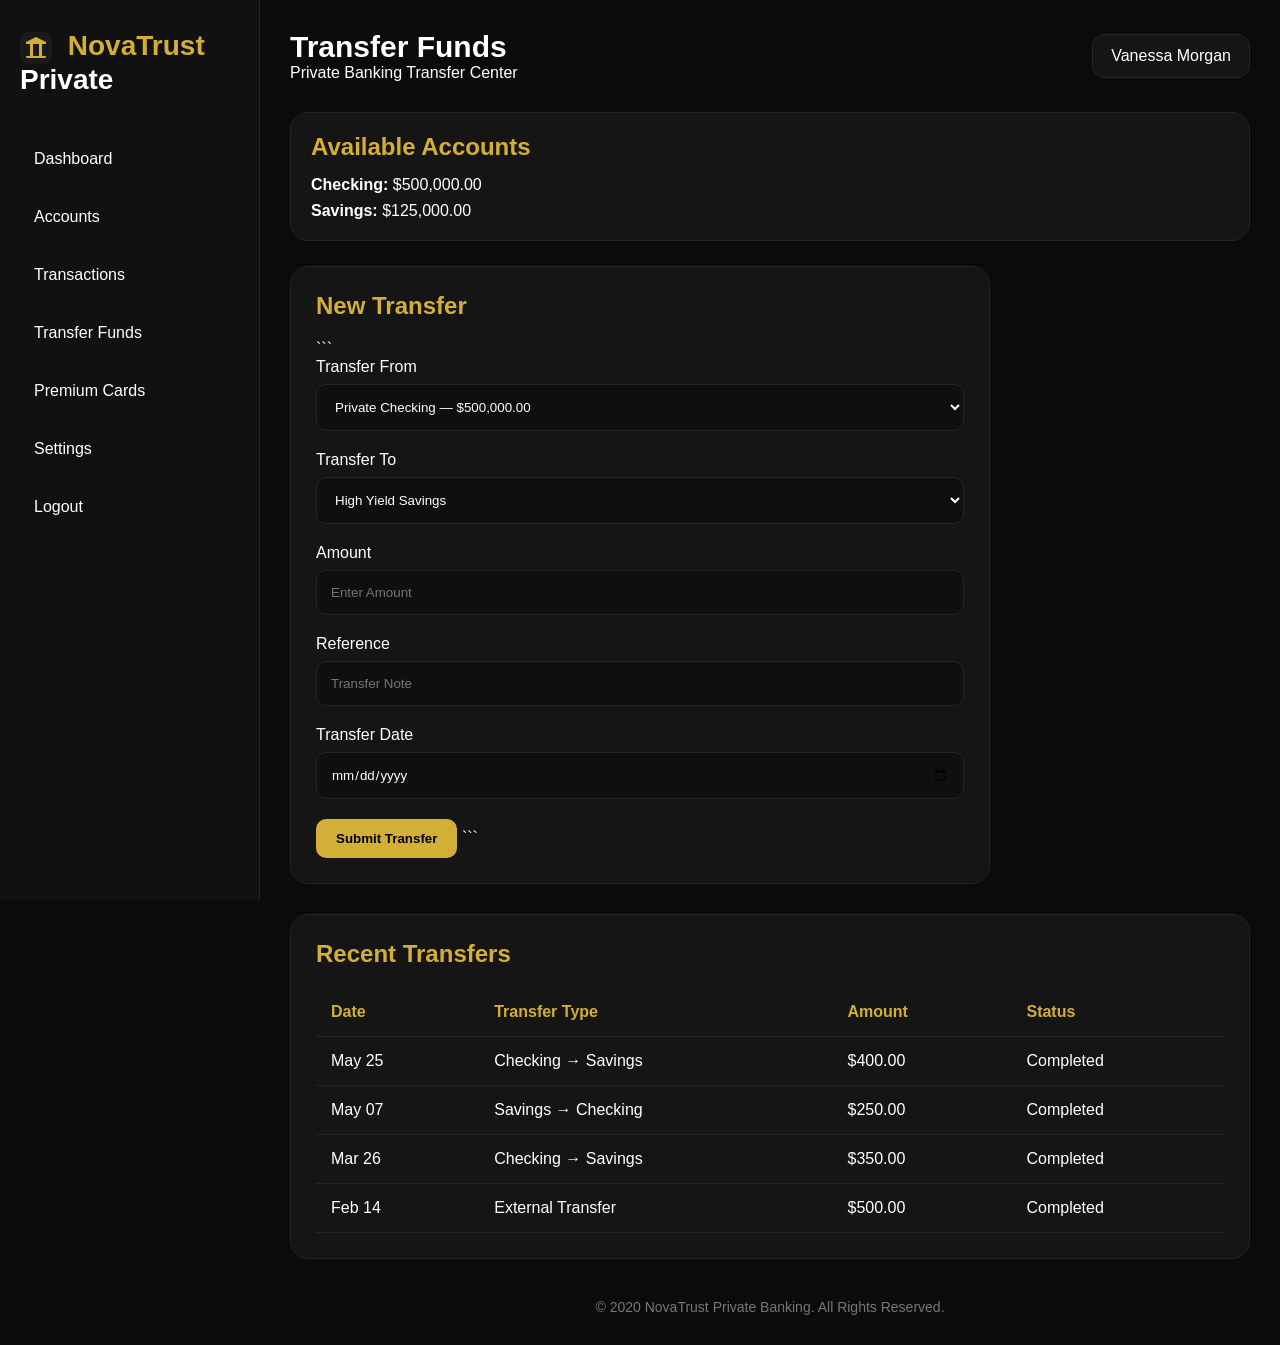
<file: transfer.html>
<!DOCTYPE html>
<html lang="en">
<head>
<meta charset="UTF-8">
<meta name="viewport" content="width=device-width, initial-scale=1.0">
<title>NovaTrust Private Banking - Transfer Funds</title>
<link rel="stylesheet" href="css/style.css">
<style>
.success-message{
  display:none;
  margin-top:20px;
  padding:15px;
  border-radius:12px;
  background:#0f2a1d;
  border:1px solid #34d399;
  color:#34d399;
  font-weight:600;
}
.transfer-summary{
  background:#151515;
  padding:20px;
  border-radius:18px;
  border:1px solid #242424;
  margin-bottom:25px;
}
.transfer-summary h2{color:#d4af37;margin-bottom:15px;}
</style>
</head>
<body>

<div class="sidebar">
  <div class="logo">
    <svg width="32" height="32" viewBox="0 0 64 64" fill="none" xmlns="http://www.w3.org/2000/svg" style="vertical-align:middle;margin-right:8px;">
      <rect width="64" height="64" rx="14" fill="#1a1a1a"/>
      <path d="M32 10 L52 20 L52 24 L44 24 L44 48 L38 48 L38 24 L26 24 L26 48 L20 48 L20 24 L12 24 L12 20 Z" fill="#d4af37"/>
      <rect x="12" y="48" width="40" height="4" rx="2" fill="#d4af37"/>
    </svg>
    NovaTrust <span>Private</span>
  </div>
  <ul>
    <li><a href="dashboard.html">Dashboard</a></li>
    <li><a href="accounts.html">Accounts</a></li>
    <li><a href="transactions.html">Transactions</a></li>
    <li><a href="transfer.html">Transfer Funds</a></li>
    <li><a href="cards.html">Premium Cards</a></li>
    <li><a href="settings.html">Settings</a></li>
    <li><a href="index.html">Logout</a></li>
  </ul>
</div>

<div class="main">

  <div class="header">
    <div>
      <h1>Transfer Funds</h1>
      <p>Private Banking Transfer Center</p>
    </div>
    <div class="user-box">Vanessa Morgan</div>
  </div>

  <div class="transfer-summary">
    <h2>Available Accounts</h2>
    <p><strong>Checking:</strong> $500,000.00</p>
    <p style="margin-top:8px;"><strong>Savings:</strong> $125,000.00</p>
  </div>

  <div class="form-box">
    <h2 style="margin-bottom:20px;color:#d4af37;">New Transfer</h2>

```
<div class="form-group">
  <label>Transfer From</label>
  <select>
    <option>Private Checking — $500,000.00</option>
    <option>High Yield Savings — $125,000.00</option>
  </select>
</div>

<div class="form-group">
  <label>Transfer To</label>
  <select>
    <option>High Yield Savings</option>
    <option>Private Checking</option>
    <option>External Account</option>
  </select>
</div>

<div class="form-group">
  <label>Amount</label>
  <input type="number" placeholder="Enter Amount">
</div>

<div class="form-group">
  <label>Reference</label>
  <input type="text" placeholder="Transfer Note">
</div>

<div class="form-group">
  <label>Transfer Date</label>
  <input type="date">
</div>

<button class="btn" onclick="submitTransfer()">Submit Transfer</button>

<div id="successMessage" class="success-message">
  Transfer submitted successfully.<br>
  Reference Number: NTX-2026-584921
</div>
```

  </div>

  <div style="margin-top:30px;" class="table-container">
    <h2 style="color:#d4af37;margin-bottom:20px;">Recent Transfers</h2>
    <table>
      <thead>
        <tr><th>Date</th><th>Transfer Type</th><th>Amount</th><th>Status</th></tr>
      </thead>
      <tbody>
        <tr><td>May 25</td><td>Checking → Savings</td><td>$400.00</td><td>Completed</td></tr>
        <tr><td>May 07</td><td>Savings → Checking</td><td>$250.00</td><td>Completed</td></tr>
        <tr><td>Mar 26</td><td>Checking → Savings</td><td>$350.00</td><td>Completed</td></tr>
        <tr><td>Feb 14</td><td>External Transfer</td><td>$500.00</td><td>Completed</td></tr>
      </tbody>
    </table>
  </div>

  <div class="footer">© 2020 NovaTrust Private Banking. All Rights Reserved.</div>

</div>

<script>
function submitTransfer(){
  document.getElementById("successMessage").style.display = "block";
  window.scrollTo({top:0, behavior:"smooth"});
}
</script>

<script src="js/app.js"></script>
</body>
</html>
</file>
<file: css/style.css>
/* =====================================
   NOVATRUST PRIVATE BANKING
   LUXURY BLACK & GOLD THEME
===================================== */

*{
margin:0;
padding:0;
box-sizing:border-box;
font-family:"Segoe UI",sans-serif;
}

body{
background:#0b0b0b;
color:#ffffff;
min-height:100vh;
}

a{
text-decoration:none;
color:inherit;
}

ul{
list-style:none;
}

/* SIDEBAR */

.sidebar{
position:fixed;
left:0;
top:0;
width:260px;
height:100%;
background:#111111;
border-right:1px solid #242424;
padding:30px 20px;
}

.logo{
font-size:28px;
font-weight:700;
color:#d4af37;
margin-bottom:40px;
}

.logo span{
color:white;
}

.sidebar ul li{
margin-bottom:12px;
}

.sidebar ul li a{
display:block;
padding:14px;
border-radius:10px;
transition:.3s;
font-weight:500;
}

.sidebar ul li a:hover{
background:#d4af37;
color:black;
}

/* MAIN CONTENT */

.main{
margin-left:260px;
padding:30px;
}

/* HEADER */

.header{
display:flex;
justify-content:space-between;
align-items:center;
margin-bottom:30px;
}

.header h1{
font-size:30px;
font-weight:700;
}

.user-box{
background:#151515;
padding:12px 18px;
border-radius:12px;
border:1px solid #242424;
}

/* CARDS */

.cards{
display:grid;
grid-template-columns:repeat(auto-fit,minmax(250px,1fr));
gap:20px;
margin-bottom:30px;
}

.card{
background:#151515;
padding:25px;
border-radius:18px;
border:1px solid #242424;
transition:.3s;
}

.card:hover{
transform:translateY(-5px);
border-color:#d4af37;
}

.card h3{
font-size:15px;
color:#cccccc;
margin-bottom:10px;
}

.card h2{
font-size:30px;
color:#d4af37;
}

/* TABLE */

.table-container{
background:#151515;
padding:25px;
border-radius:18px;
border:1px solid #242424;
overflow-x:auto;
}

table{
width:100%;
border-collapse:collapse;
}

table th{
text-align:left;
padding:15px;
color:#d4af37;
border-bottom:1px solid #242424;
}

table td{
padding:15px;
border-bottom:1px solid #242424;
}

.credit{
color:#34d399;
font-weight:bold;
}

.debit{
color:#f87171;
font-weight:bold;
}

/* BUTTONS */

.btn{
background:#d4af37;
color:black;
padding:12px 20px;
border:none;
border-radius:10px;
cursor:pointer;
font-weight:700;
transition:.3s;
}

.btn:hover{
opacity:.85;
}

/* FORMS */

.form-box{
background:#151515;
padding:25px;
border-radius:18px;
border:1px solid #242424;
max-width:700px;
}

.form-group{
margin-bottom:20px;
}

.form-group label{
display:block;
margin-bottom:8px;
}

.form-group input,
.form-group select,
.form-group textarea{
width:100%;
padding:14px;
background:#0f0f0f;
border:1px solid #242424;
color:white;
border-radius:10px;
}

/* PREMIUM CARD */

.bank-card{
background:linear-gradient(
135deg,
#000000,
#1a1a1a,
#d4af37
);
padding:30px;
border-radius:25px;
max-width:500px;
color:white;
margin-bottom:25px;
box-shadow:0 10px 25px rgba(0,0,0,.4);
}

.bank-card h2{
margin-top:30px;
letter-spacing:3px;
}

.bank-card p{
margin-top:12px;
}

/* SETTINGS */

.setting-item{
background:#151515;
padding:20px;
border-radius:15px;
border:1px solid #242424;
margin-bottom:15px;
}

/* SEARCH */

.search{
margin-bottom:20px;
}

.search input{
width:100%;
padding:15px;
background:#151515;
border:1px solid #242424;
color:white;
border-radius:12px;
}

/* FOOTER */

.footer{
margin-top:40px;
text-align:center;
color:#777;
font-size:14px;
}

/* MOBILE */

@media(max-width:900px){

.sidebar{
width:100%;
height:auto;
position:relative;
border-right:none;
border-bottom:1px solid #242424;
}

.main{
margin-left:0;
}

.header{
flex-direction:column;
align-items:flex-start;
gap:15px;
}

.cards{
grid-template-columns:1fr;
}

}
</file>
